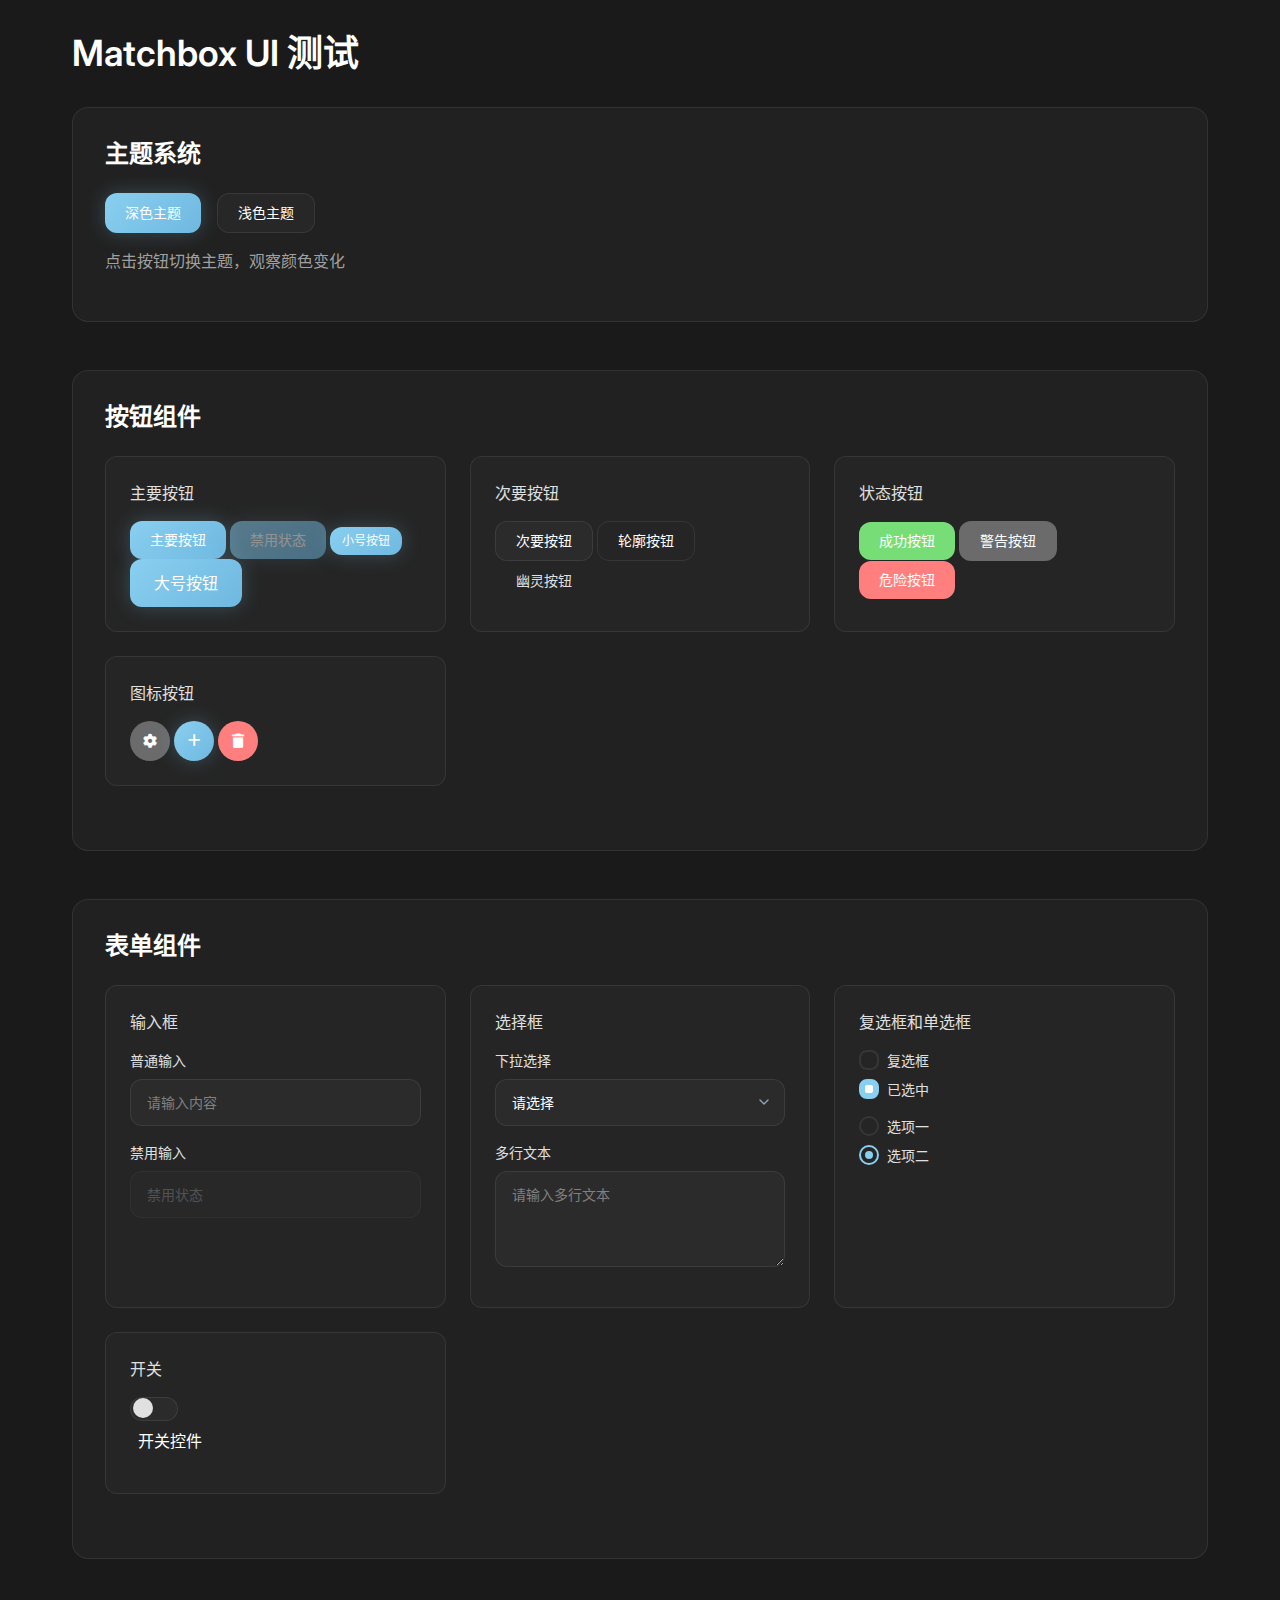
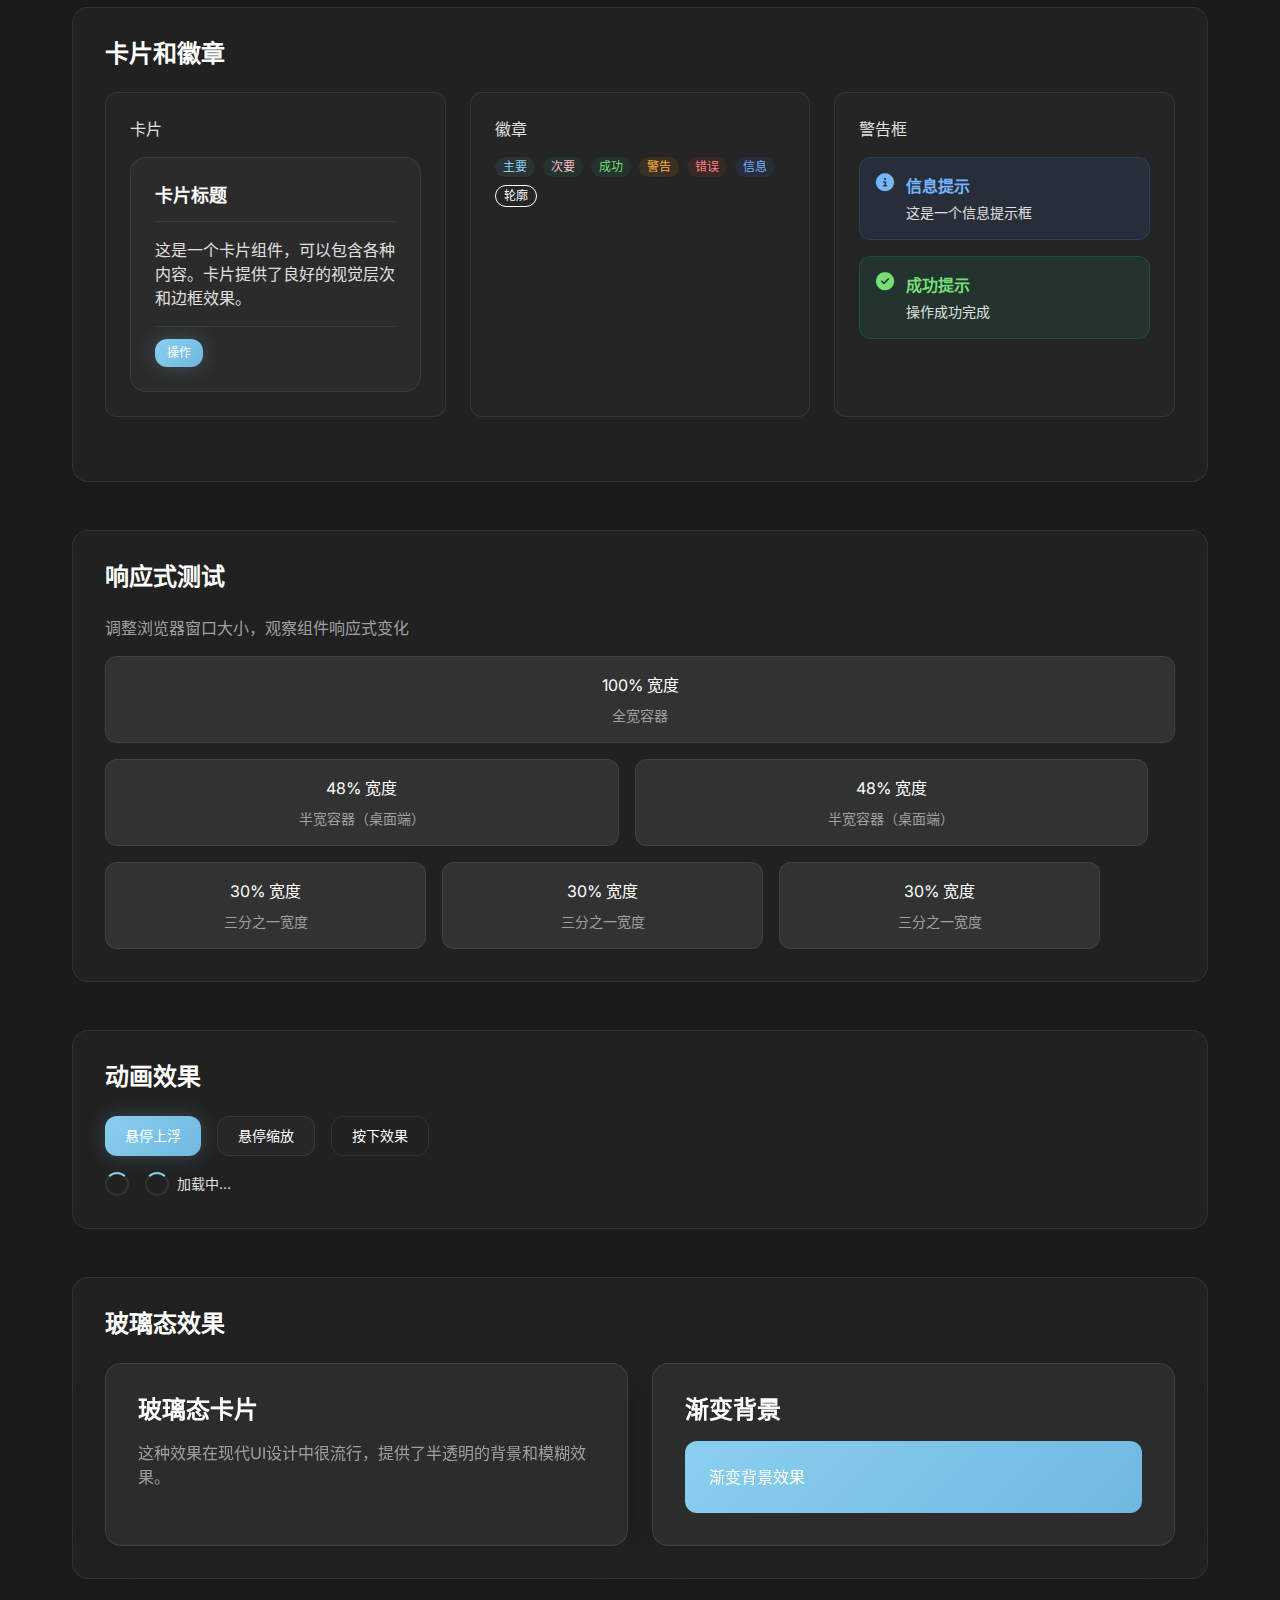
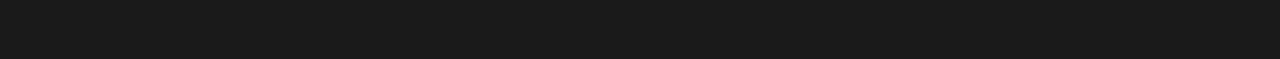
<file: test-ui.html>
<!DOCTYPE html>
<html lang="zh-CN" data-theme="dark">
<head>
    <meta charset="UTF-8">
    <meta name="viewport" content="width=device-width, initial-scale=1.0">
    <title>Matchbox UI 测试</title>
    <link rel="preconnect" href="https://fonts.googleapis.com">
    <link rel="preconnect" href="https://fonts.gstatic.com" crossorigin>
    <link href="https://fonts.googleapis.com/css2?family=Inter:wght@300;400;500;600;700&display=swap" rel="stylesheet">
    <link rel="stylesheet" href="static/css/main.css">
    <link rel="stylesheet" href="https://cdnjs.cloudflare.com/ajax/libs/font-awesome/6.4.0/css/all.min.css">
    <style>
        .test-container {
            max-width: 1200px;
            margin: 0 auto;
            padding: 2rem;
        }

        .test-section {
            margin-bottom: 3rem;
            padding: 2rem;
            background: var(--color-bg-surface);
            border: 1px solid var(--color-border);
            border-radius: var(--radius-lg);
        }

        .test-title {
            font-size: 1.5rem;
            font-weight: 600;
            margin-bottom: 1.5rem;
            color: var(--color-text-primary);
        }

        .component-grid {
            display: grid;
            grid-template-columns: repeat(auto-fill, minmax(300px, 1fr));
            gap: 1.5rem;
            margin-bottom: 2rem;
        }

        .component-card {
            padding: 1.5rem;
            background: var(--color-bg-secondary);
            border: 1px solid var(--color-border);
            border-radius: var(--radius-md);
        }

        .component-title {
            font-size: 1rem;
            font-weight: 500;
            margin-bottom: 1rem;
            color: var(--color-text-secondary);
        }

        .theme-test {
            display: flex;
            gap: 1rem;
            margin-bottom: 1rem;
        }

        .responsive-test {
            display: flex;
            flex-wrap: wrap;
            gap: 1rem;
        }

        .size-box {
            padding: 1rem;
            background: var(--color-bg-tertiary);
            border: 1px solid var(--color-border);
            border-radius: var(--radius-md);
            text-align: center;
        }

        .size-label {
            font-size: 0.875rem;
            color: var(--color-text-tertiary);
            margin-top: 0.5rem;
        }
    </style>
</head>
<body>
    <div class="test-container">
        <h1 style="margin-bottom: 2rem;">Matchbox UI 测试</h1>

        <!-- 主题测试 -->
        <div class="test-section">
            <h2 class="test-title">主题系统</h2>
            <div class="theme-test">
                <button class="btn btn-primary" onclick="document.documentElement.setAttribute('data-theme', 'dark')">
                    深色主题
                </button>
                <button class="btn btn-secondary" onclick="document.documentElement.setAttribute('data-theme', 'light')">
                    浅色主题
                </button>
            </div>
            <p class="text-tertiary">点击按钮切换主题，观察颜色变化</p>
        </div>

        <!-- 按钮组件测试 -->
        <div class="test-section">
            <h2 class="test-title">按钮组件</h2>
            <div class="component-grid">
                <div class="component-card">
                    <div class="component-title">主要按钮</div>
                    <button class="btn btn-primary">主要按钮</button>
                    <button class="btn btn-primary" disabled>禁用状态</button>
                    <button class="btn btn-primary btn-sm">小号按钮</button>
                    <button class="btn btn-primary btn-lg">大号按钮</button>
                </div>

                <div class="component-card">
                    <div class="component-title">次要按钮</div>
                    <button class="btn btn-secondary">次要按钮</button>
                    <button class="btn btn-outline">轮廓按钮</button>
                    <button class="btn btn-ghost">幽灵按钮</button>
                </div>

                <div class="component-card">
                    <div class="component-title">状态按钮</div>
                    <button class="btn btn-success">成功按钮</button>
                    <button class="btn btn-warning">警告按钮</button>
                    <button class="btn btn-danger">危险按钮</button>
                </div>

                <div class="component-card">
                    <div class="component-title">图标按钮</div>
                    <button class="btn btn-icon">
                        <i class="fas fa-cog"></i>
                    </button>
                    <button class="btn btn-icon btn-primary">
                        <i class="fas fa-plus"></i>
                    </button>
                    <button class="btn btn-icon btn-danger">
                        <i class="fas fa-trash"></i>
                    </button>
                </div>
            </div>
        </div>

        <!-- 表单组件测试 -->
        <div class="test-section">
            <h2 class="test-title">表单组件</h2>
            <div class="component-grid">
                <div class="component-card">
                    <div class="component-title">输入框</div>
                    <div class="form-group">
                        <label class="form-label">普通输入</label>
                        <input type="text" class="form-input" placeholder="请输入内容">
                    </div>
                    <div class="form-group">
                        <label class="form-label">禁用输入</label>
                        <input type="text" class="form-input" placeholder="禁用状态" disabled>
                    </div>
                </div>

                <div class="component-card">
                    <div class="component-title">选择框</div>
                    <div class="form-group">
                        <label class="form-label">下拉选择</label>
                        <select class="form-select">
                            <option value="">请选择</option>
                            <option value="1">选项一</option>
                            <option value="2">选项二</option>
                            <option value="3">选项三</option>
                        </select>
                    </div>
                    <div class="form-group">
                        <label class="form-label">多行文本</label>
                        <textarea class="form-textarea" placeholder="请输入多行文本" rows="3"></textarea>
                    </div>
                </div>

                <div class="component-card">
                    <div class="component-title">复选框和单选框</div>
                    <div class="form-group">
                        <label class="checkbox">
                            <input type="checkbox" class="checkbox-input">
                            <span class="checkbox-box"></span>
                            <span class="checkbox-text">复选框</span>
                        </label>
                        <label class="checkbox">
                            <input type="checkbox" class="checkbox-input" checked>
                            <span class="checkbox-box"></span>
                            <span class="checkbox-text">已选中</span>
                        </label>
                    </div>
                    <div class="form-group">
                        <label class="radio">
                            <input type="radio" name="test-radio" class="radio-input">
                            <span class="radio-box"></span>
                            <span class="radio-text">选项一</span>
                        </label>
                        <label class="radio">
                            <input type="radio" name="test-radio" class="radio-input" checked>
                            <span class="radio-box"></span>
                            <span class="radio-text">选项二</span>
                        </label>
                    </div>
                </div>

                <div class="component-card">
                    <div class="component-title">开关</div>
                    <div class="form-group">
                        <label class="switch">
                            <input type="checkbox" class="switch-input">
                            <span class="switch-slider"></span>
                        </label>
                        <span style="margin-left: 0.5rem;">开关控件</span>
                    </div>
                </div>
            </div>
        </div>

        <!-- 卡片和徽章测试 -->
        <div class="test-section">
            <h2 class="test-title">卡片和徽章</h2>
            <div class="component-grid">
                <div class="component-card">
                    <div class="component-title">卡片</div>
                    <div class="card">
                        <div class="card-header">
                            <div class="card-title">卡片标题</div>
                        </div>
                        <div class="card-body">
                            这是一个卡片组件，可以包含各种内容。卡片提供了良好的视觉层次和边框效果。
                        </div>
                        <div class="card-footer">
                            <button class="btn btn-sm btn-primary">操作</button>
                        </div>
                    </div>
                </div>

                <div class="component-card">
                    <div class="component-title">徽章</div>
                    <div style="display: flex; flex-wrap: wrap; gap: 0.5rem;">
                        <span class="badge badge-primary">主要</span>
                        <span class="badge badge-secondary">次要</span>
                        <span class="badge badge-success">成功</span>
                        <span class="badge badge-warning">警告</span>
                        <span class="badge badge-error">错误</span>
                        <span class="badge badge-info">信息</span>
                        <span class="badge badge-outline">轮廓</span>
                    </div>
                </div>

                <div class="component-card">
                    <div class="component-title">警告框</div>
                    <div class="alert alert-info">
                        <i class="fas fa-info-circle alert-icon"></i>
                        <div class="alert-content">
                            <div class="alert-title">信息提示</div>
                            <div class="alert-message">这是一个信息提示框</div>
                        </div>
                    </div>
                    <div class="alert alert-success">
                        <i class="fas fa-check-circle alert-icon"></i>
                        <div class="alert-content">
                            <div class="alert-title">成功提示</div>
                            <div class="alert-message">操作成功完成</div>
                        </div>
                    </div>
                </div>
            </div>
        </div>

        <!-- 响应式测试 -->
        <div class="test-section">
            <h2 class="test-title">响应式测试</h2>
            <p class="text-tertiary" style="margin-bottom: 1rem;">调整浏览器窗口大小，观察组件响应式变化</p>
            <div class="responsive-test">
                <div class="size-box" style="width: 100%;">
                    <div>100% 宽度</div>
                    <div class="size-label">全宽容器</div>
                </div>
                <div class="size-box" style="width: 48%;">
                    <div>48% 宽度</div>
                    <div class="size-label">半宽容器（桌面端）</div>
                </div>
                <div class="size-box" style="width: 48%;">
                    <div>48% 宽度</div>
                    <div class="size-label">半宽容器（桌面端）</div>
                </div>
                <div class="size-box" style="width: 30%;">
                    <div>30% 宽度</div>
                    <div class="size-label">三分之一宽度</div>
                </div>
                <div class="size-box" style="width: 30%;">
                    <div>30% 宽度</div>
                    <div class="size-label">三分之一宽度</div>
                </div>
                <div class="size-box" style="width: 30%;">
                    <div>30% 宽度</div>
                    <div class="size-label">三分之一宽度</div>
                </div>
            </div>
        </div>

        <!-- 动画测试 -->
        <div class="test-section">
            <h2 class="test-title">动画效果</h2>
            <div style="display: flex; gap: 1rem; margin-bottom: 1rem;">
                <button class="btn btn-primary hover-lift">悬停上浮</button>
                <button class="btn btn-secondary hover-scale">悬停缩放</button>
                <button class="btn btn-outline press-down">按下效果</button>
            </div>
            <div style="display: flex; gap: 1rem; align-items: center;">
                <div class="loading-spinner"></div>
                <div class="loading">
                    <div class="loading-spinner"></div>
                    <div class="loading-text">加载中...</div>
                </div>
            </div>
        </div>

        <!-- 玻璃态效果 -->
        <div class="test-section">
            <h2 class="test-title">玻璃态效果</h2>
            <div style="display: grid; grid-template-columns: repeat(auto-fit, minmax(300px, 1fr)); gap: 1.5rem;">
                <div class="glass" style="padding: 2rem; border-radius: var(--radius-lg);">
                    <h3 style="margin-bottom: 1rem;">玻璃态卡片</h3>
                    <p class="text-tertiary">这种效果在现代UI设计中很流行，提供了半透明的背景和模糊效果。</p>
                </div>
                <div class="glass" style="padding: 2rem; border-radius: var(--radius-lg);">
                    <h3 style="margin-bottom: 1rem;">渐变背景</h3>
                    <div style="background: var(--gradient-primary); padding: 1.5rem; border-radius: var(--radius-md); color: white;">
                        渐变背景效果
                    </div>
                </div>
            </div>
        </div>
    </div>

    <script>
        // 添加一些交互效果
        document.querySelectorAll('.btn').forEach(btn => {
            btn.addEventListener('click', function() {
                this.classList.add('press-down');
                setTimeout(() => {
                    this.classList.remove('press-down');
                }, 150);
            });
        });

        // 模拟加载
        setTimeout(() => {
            document.querySelector('.loading-text').textContent = '加载完成';
        }, 2000);
    </script>
</body>
</html>
</file>
<file: static/css/main.css>
/* ============================================
   MATCHBOX - 主样式文件
   整合所有样式模块
   ============================================ */

/* 1. 设计系统 - 基础设计令牌和工具类 */
@import url('design-system.css');

/* 2. 组件库 - 可复用UI组件 */
@import url('components.css');

/* 3. 布局系统 - 页面布局和结构 */
@import url('layout.css');

/* 4. 应用样式 - 特定页面和功能样式 */
@import url('app.css');

/* ===== 全局样式覆盖和优化 ===== */

/* 优化字体渲染 */
body {
  text-rendering: optimizeLegibility;
  -webkit-font-smoothing: antialiased;
  -moz-osx-font-smoothing: grayscale;
}

/* 优化图片和媒体 */
img, video {
  max-width: 100%;
  height: auto;
  display: block;
}

/* 优化表单元素 */
input, button, textarea, select {
  font: inherit;
  color: inherit;
}

/* 优化链接 */
a {
  color: var(--color-primary);
  text-decoration: none;
  transition: color var(--transition-fast);
}

a:hover {
  color: var(--color-primary-hover);
}

/* 优化代码块 */
code, pre {
  font-family: var(--font-family-mono);
  font-size: var(--font-size-sm);
  background: var(--color-bg-tertiary);
  padding: var(--space-1) var(--space-2);
  border-radius: var(--radius-sm);
}

pre {
  padding: var(--space-4);
  overflow-x: auto;
  margin: var(--space-4) 0;
}

/* 优化列表 */
ul, ol {
  padding-left: var(--space-6);
  margin-bottom: var(--space-4);
}

li {
  margin-bottom: var(--space-2);
}

/* 优化表格 */
table {
  width: 100%;
  border-collapse: collapse;
  margin-bottom: var(--space-4);
}

th, td {
  padding: var(--space-3) var(--space-4);
  border: 1px solid var(--color-border);
  text-align: left;
}

th {
  background: var(--color-bg-surface);
  font-weight: var(--font-weight-semibold);
}

/* 优化引用 */
blockquote {
  border-left: 3px solid var(--color-primary);
  padding-left: var(--space-4);
  margin: var(--space-4) 0;
  color: var(--color-text-secondary);
  font-style: italic;
}

/* 优化水平线 */
hr {
  border: none;
  border-top: 1px solid var(--color-border);
  margin: var(--space-6) 0;
}

/* 优化键盘快捷键显示 */
kbd {
  font-family: var(--font-family-mono);
  font-size: var(--font-size-xs);
  background: var(--color-bg-tertiary);
  border: 1px solid var(--color-border);
  border-radius: var(--radius-sm);
  padding: var(--space-1) var(--space-2);
  box-shadow: 0 1px 0 rgba(0, 0, 0, 0.1);
}

/* 优化细节元素 */
details {
  background: var(--color-bg-surface);
  border: 1px solid var(--color-border);
  border-radius: var(--radius-md);
  padding: var(--space-3) var(--space-4);
  margin-bottom: var(--space-3);
}

summary {
  font-weight: var(--font-weight-medium);
  cursor: pointer;
  outline: none;
}

details[open] summary {
  margin-bottom: var(--space-3);
}

/* 优化标记 */
mark {
  background: rgba(245, 158, 11, 0.2);
  color: inherit;
  padding: 0.125rem 0.25rem;
  border-radius: var(--radius-xs);
}

/* 优化小文本 */
small {
  font-size: var(--font-size-xs);
  color: var(--color-text-tertiary);
}

/* 优化下标和上标 */
sub, sup {
  font-size: var(--font-size-xs);
  line-height: 0;
  position: relative;
  vertical-align: baseline;
}

sup {
  top: -0.5em;
}

sub {
  bottom: -0.25em;
}

/* 优化选择文本 */
::selection {
  background: rgba(139, 92, 246, 0.3);
  color: inherit;
}

/* 优化占位符 */
::placeholder {
  color: var(--color-text-muted);
  opacity: 1;
}

/* 优化禁用状态 */
:disabled {
  opacity: 0.5;
  cursor: not-allowed;
}

/* 优化焦点状态 */
:focus {
  outline: 2px solid var(--color-primary);
  outline-offset: 2px;
}

:focus:not(:focus-visible) {
  outline: none;
}

/* 优化打印样式 */
@media print {
  * {
    background: transparent !important;
    color: #000 !important;
    box-shadow: none !important;
    text-shadow: none !important;
  }

  a, a:visited {
    text-decoration: underline;
  }

  a[href]::after {
    content: " (" attr(href) ")";
  }

  abbr[title]::after {
    content: " (" attr(title) ")";
  }

  pre, blockquote {
    border: 1px solid #999;
    page-break-inside: avoid;
  }

  thead {
    display: table-header-group;
  }

  tr, img {
    page-break-inside: avoid;
  }

  img {
    max-width: 100% !important;
  }

  p, h2, h3 {
    orphans: 3;
    widows: 3;
  }

  h2, h3 {
    page-break-after: avoid;
  }
}

/* ===== 性能优化 ===== */

/* 减少重绘和重排 */
.will-change-transform {
  will-change: transform;
}

.will-change-opacity {
  will-change: opacity;
}

/* 硬件加速 */
.gpu-accelerated {
  transform: translateZ(0);
  backface-visibility: hidden;
  perspective: 1000px;
}

/* 优化动画性能 */
.animate-once {
  animation-fill-mode: forwards;
}

.animate-infinite {
  animation-iteration-count: infinite;
}

/* ===== 辅助功能 ===== */

/* 屏幕阅读器专用 */
.sr-only {
  position: absolute;
  width: 1px;
  height: 1px;
  padding: 0;
  margin: -1px;
  overflow: hidden;
  clip: rect(0, 0, 0, 0);
  white-space: nowrap;
  border: 0;
}

/* 高对比度模式 */
@media (prefers-contrast: high) {
  :root {
    --color-border: rgba(255, 255, 255, 0.3);
    --color-border-hover: rgba(255, 255, 255, 0.5);
  }
}

/* 减少动画 */
@media (prefers-reduced-motion: reduce) {
  *,
  *::before,
  *::after {
    animation-duration: 0.01ms !important;
    animation-iteration-count: 1 !important;
    transition-duration: 0.01ms !important;
    scroll-behavior: auto !important;
  }
}

/* ===== 自定义属性覆盖 ===== */

/* 深色主题优化 */
[data-theme="dark"] {
  color-scheme: dark;
}

/* 浅色主题优化 */
[data-theme="light"] {
  color-scheme: light;
}

/* 高对比度主题 */
[data-theme="high-contrast"] {
  --color-bg-primary: #000;
  --color-bg-secondary: #111;
  --color-text-primary: #fff;
  --color-text-secondary: #ccc;
  --color-border: #444;
  --color-primary: #ff0;
  color-scheme: dark;
}

/* ===== 浏览器特定修复 ===== */

/* Firefox 滚动条 */
@supports (scrollbar-width: thin) {
  * {
    scrollbar-width: thin;
    scrollbar-color: var(--color-border) var(--color-bg-surface);
  }
}

/* Safari 输入框修复 */
input[type="search"] {
  -webkit-appearance: none;
}

/* Edge 滚动条 */
@supports (-ms-ime-align: auto) {
  .scrollable {
    -ms-overflow-style: -ms-autohiding-scrollbar;
  }
}

/* ===== 加载状态 ===== */

/* 应用加载 */
.app-loading {
  position: fixed;
  top: 0;
  left: 0;
  right: 0;
  bottom: 0;
  background: var(--color-bg-primary);
  display: flex;
  flex-direction: column;
  align-items: center;
  justify-content: center;
  z-index: 9999;
}

.app-loading-spinner {
  width: 3rem;
  height: 3rem;
  border: 3px solid var(--color-border);
  border-top-color: var(--color-primary);
  border-radius: var(--radius-full);
  animation: spinner-rotate 1s linear infinite;
}

.app-loading-text {
  margin-top: var(--space-4);
  font-size: var(--font-size-base);
  color: var(--color-text-secondary);
  animation: pulse 2s infinite;
}

/* ===== 错误状态 ===== */

.error-boundary {
  display: flex;
  flex-direction: column;
  align-items: center;
  justify-content: center;
  min-height: 50vh;
  padding: var(--space-8);
  text-align: center;
}

.error-icon {
  font-size: 4rem;
  color: var(--color-error);
  margin-bottom: var(--space-4);
  opacity: 0.8;
}

.error-title {
  font-size: var(--font-size-2xl);
  font-weight: var(--font-weight-bold);
  margin-bottom: var(--space-2);
  color: var(--color-error);
}

.error-message {
  font-size: var(--font-size-base);
  color: var(--color-text-secondary);
  margin-bottom: var(--space-6);
  max-width: 32rem;
}

/* ===== 离线状态 ===== */

.offline-indicator {
  position: fixed;
  top: 0;
  left: 0;
  right: 0;
  background: var(--color-error);
  color: white;
  padding: var(--space-3) var(--space-4);
  text-align: center;
  font-size: var(--font-size-sm);
  font-weight: var(--font-weight-medium);
  z-index: 1000;
  animation: slide-down 0.3s ease;
}

.offline-indicator::before {
  content: '⚠ ';
  margin-right: var(--space-2);
}

/* ===== 更新提示 ===== */

.update-available {
  position: fixed;
  bottom: var(--space-4);
  right: var(--space-4);
  background: var(--color-primary);
  color: white;
  padding: var(--space-3) var(--space-4);
  border-radius: var(--radius-lg);
  box-shadow: var(--shadow-xl);
  display: flex;
  align-items: center;
  gap: var(--space-3);
  z-index: 40;
  animation: slide-up 0.3s ease;
}

.update-button {
  background: white;
  color: var(--color-primary);
  border: none;
  padding: var(--space-1) var(--space-3);
  border-radius: var(--radius-sm);
  font-weight: var(--font-weight-medium);
  cursor: pointer;
  transition: all var(--transition-fast);
}

.update-button:hover {
  background: rgba(255, 255, 255, 0.9);
}

.update-dismiss {
  background: none;
  border: none;
  color: white;
  opacity: 0.7;
  cursor: pointer;
  padding: var(--space-1);
  border-radius: var(--radius-sm);
}

.update-dismiss:hover {
  opacity: 1;
  background: rgba(255, 255, 255, 0.1);
}
</file>
